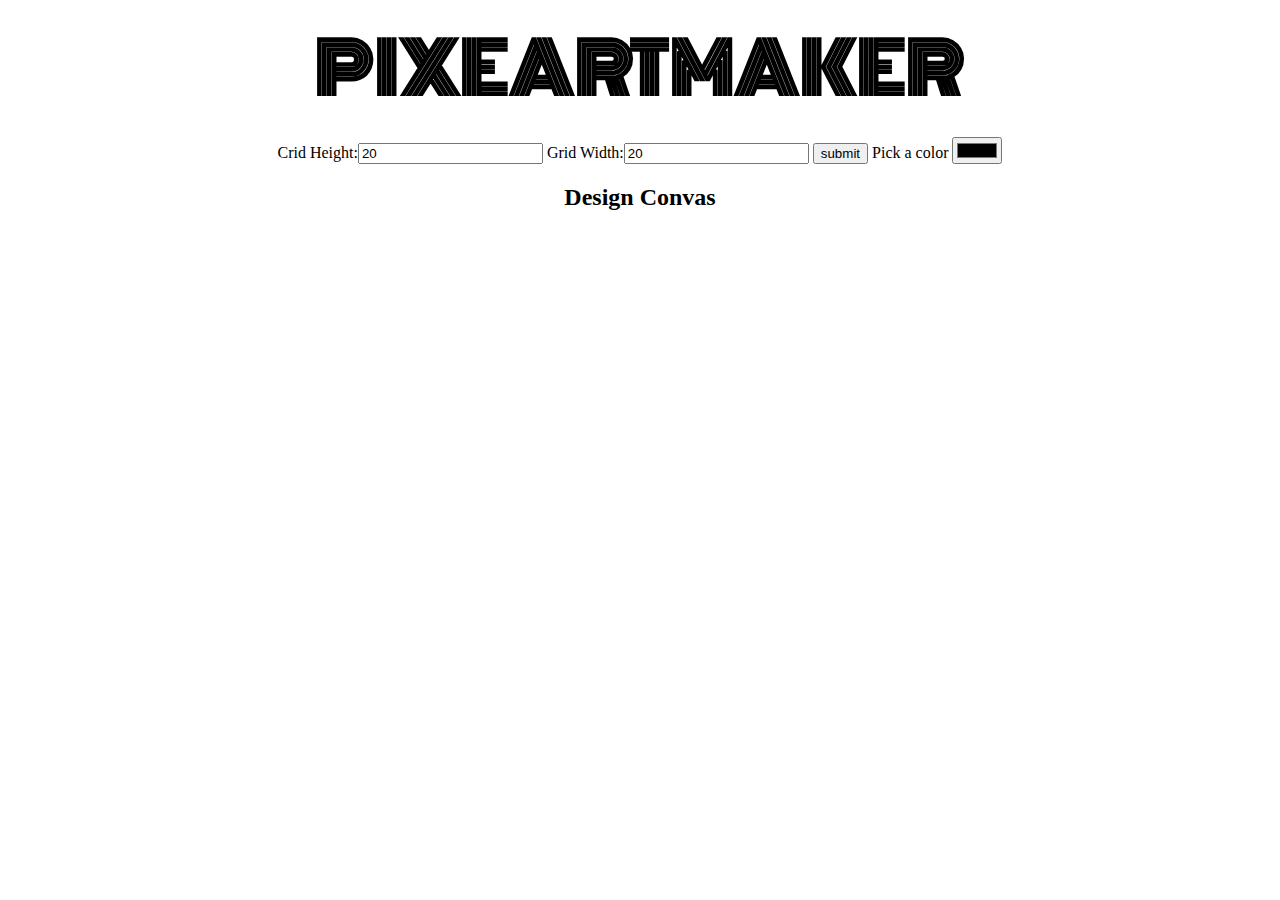
<file: 项目-像素艺术编辑器/index.html>
<!DOCTYPE html>
<html lang="en" dir="ltr">
  <head>
    <meta charset="utf-8">
    <title>pixelartmaker</title>
    <link rel="stylesheet" href="https://fonts.googleapis.com/css?family=Monoton">
    <link rel="stylesheet" href="css/app.css">
  </head>
  <body>
    <div class="container">
      <header>
        <h1>PIXEARTMAKER</h1>
      </header>
      <main>
        <div class="color_set_area">
          <form id="set_table">
           Crid Height:<input id="grid_height_input" type="text" name="hah" value="20">
           Grid Width:<input id="grid_width_input" type="text" name="haha" value="20">
           <button type="submit" name="button">submit</button>
           Pick a color <input id="color_inputer" type="color" name="" value="blue">
           </form>
        </div>
        <div class="make_pixel_area">
          <h2>Design Convas</h2>
        </div>
      </main>
    </div>
    <script type="text/javascript" src="js/app.js"></script>
  </body>
</html>
</file>
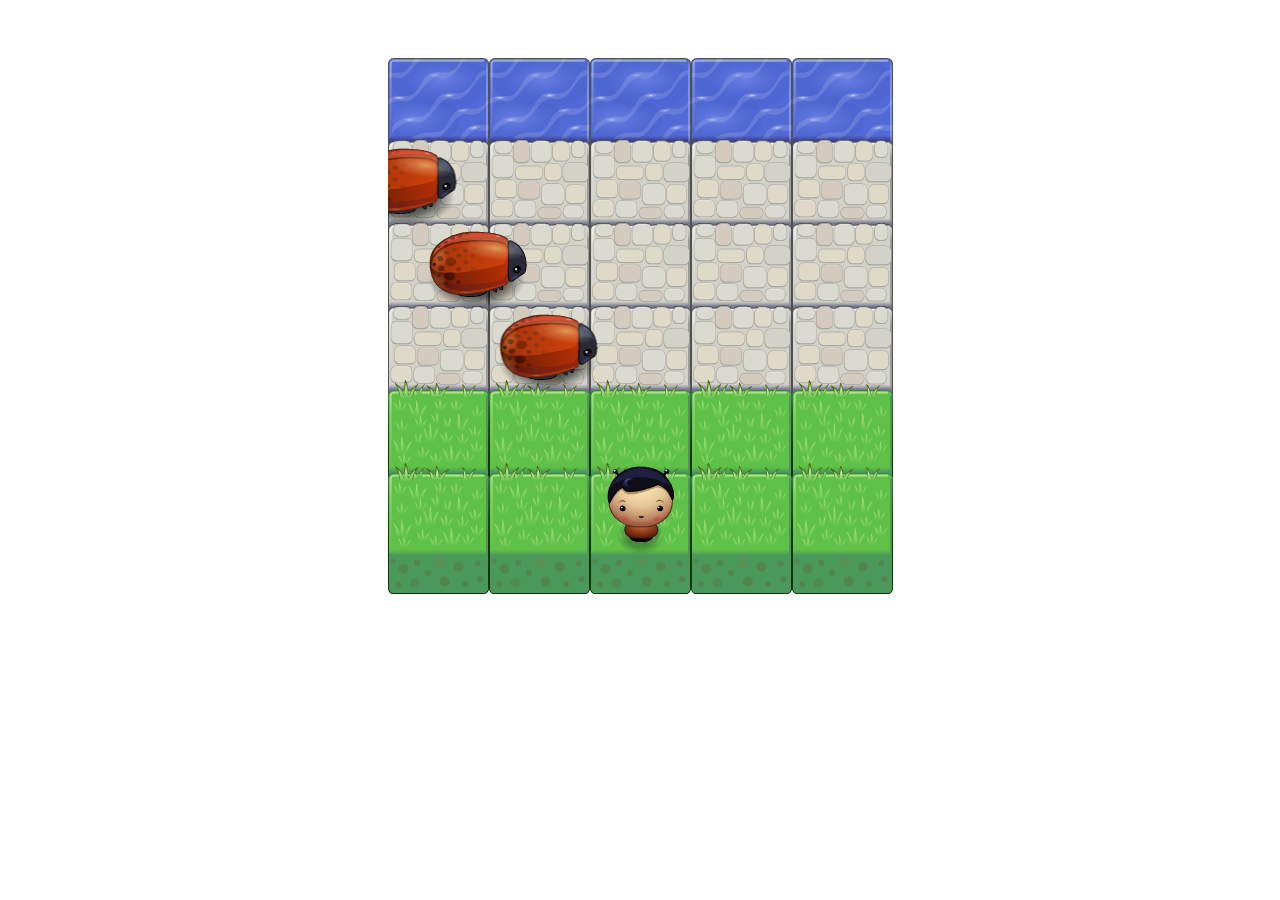
<file: 项目-经典街机游戏克隆/index.html>
<!DOCTYPE html>
<html>
<head>
    <meta charset="UTF-8">
    <title>Effective JavaScript: Frogger</title>
    <link rel="stylesheet" href="css/style.css">
</head>
<body>
    <script src="js/resources.js"></script>
    <script src="js/app.js"></script>
    <script src="js/engine.js"></script>
</body>
</html>
</file>
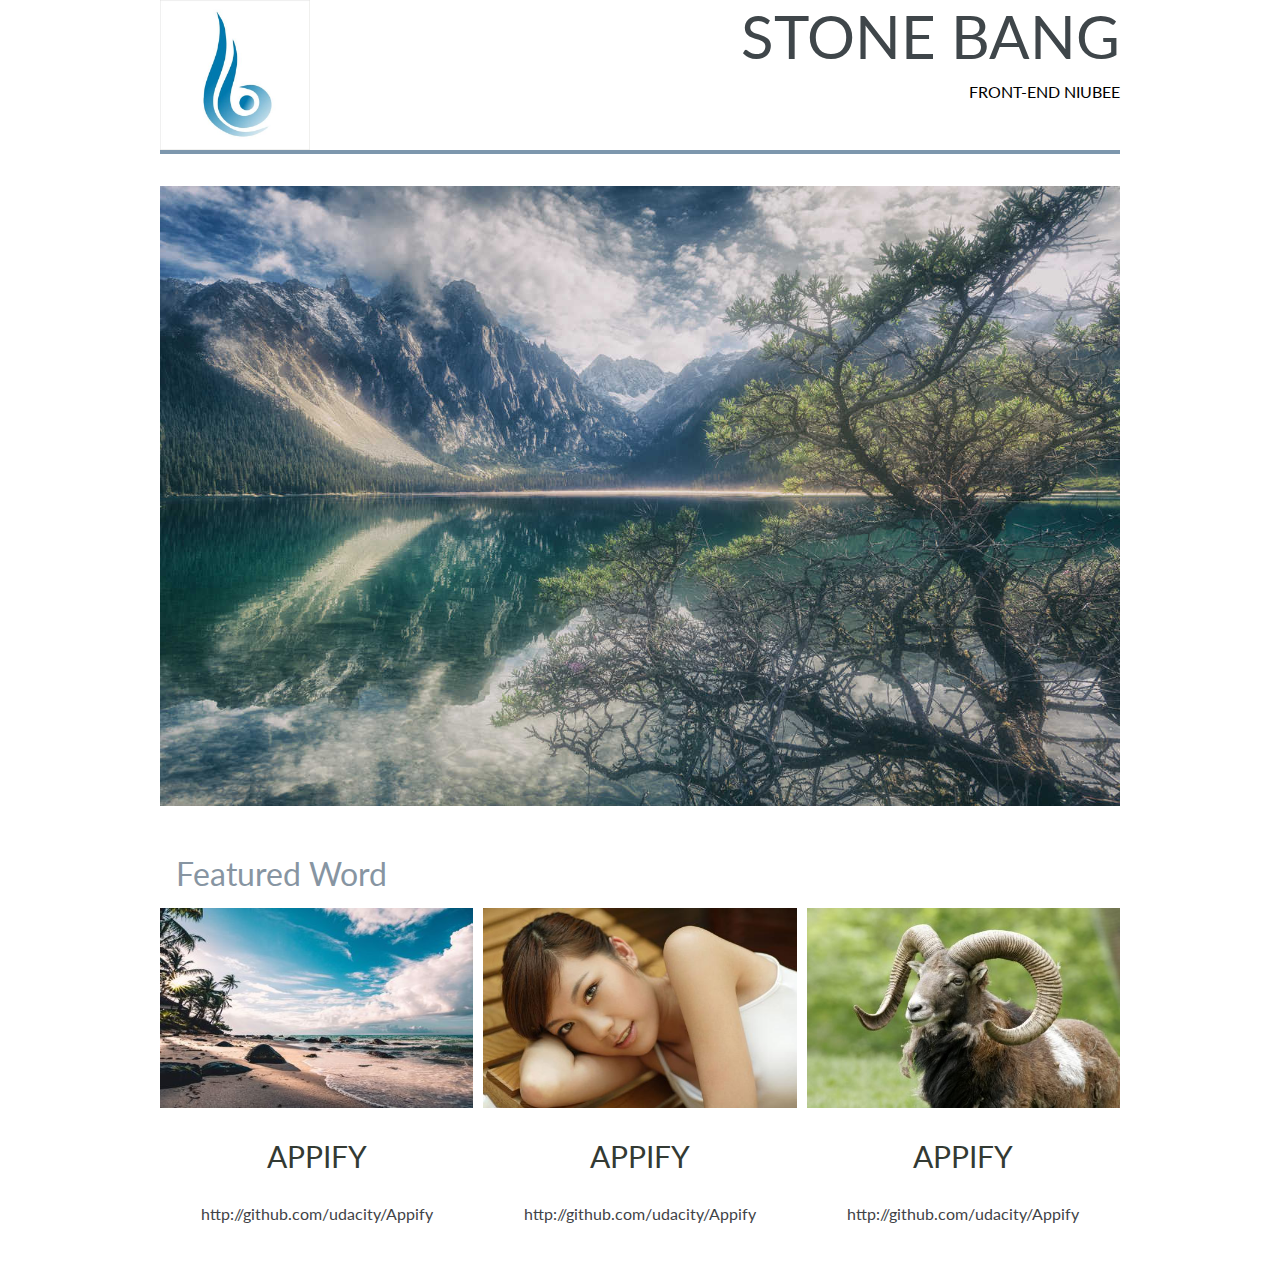
<file: 项目-编写你的作品集网页/index.html>
<!DOCTYPE html>
<html>
	<head>
		<title>作品集网页</title>
		<meta name="viewport" content="width=device-width,initial-scale=1.0">
		<link rel="stylesheet" href="css/main.css">
        <link href="https://fonts.googleapis.com/css?family=Lato" rel="stylesheet">
	</head>
	<body>
		<div class="main_container">
			<header class="header">
				<img src="./images/my_logo.jpeg" alt="my icon">
				<div class="nav_titles">
					<p class="nav_title_name">STONE BANG</p>
					<p class="nav_title_position">FRONT-END NIUBEE</p>
				</div>
			</header>
			<main class="main_content">
				<div class="main_img_container">
					<img src="./images/main_head_img.jpg" alt="my faverate work image">
				</div>
				<div class="all_work_container">
					<div class="all_work_title">Featured Word</div>
					<ul>
						<li class="work_item">
							<img src="./images/first_work_img.jpg" alt="">
							<p>APPIFY</p>
							<p><a href="#">http://github.com/udacity/Appify</a></p>
						</li>
						<li class="work_item">
							<img src="./images/second_work_img.jpg" alt="">
							<p>APPIFY</p>
							<p><a href="#">http://github.com/udacity/Appify</a></p>
						</li>
						<li class="work_item">
							<img src="./images/third_work_img.jpg" alt="">
							<p>APPIFY</p>
							<p><a href="#">http://github.com/udacity/Appify</a></p>
						</li>
					</ul>
				</div>
			</main>
		</div>
	</body>
</html>
</file>
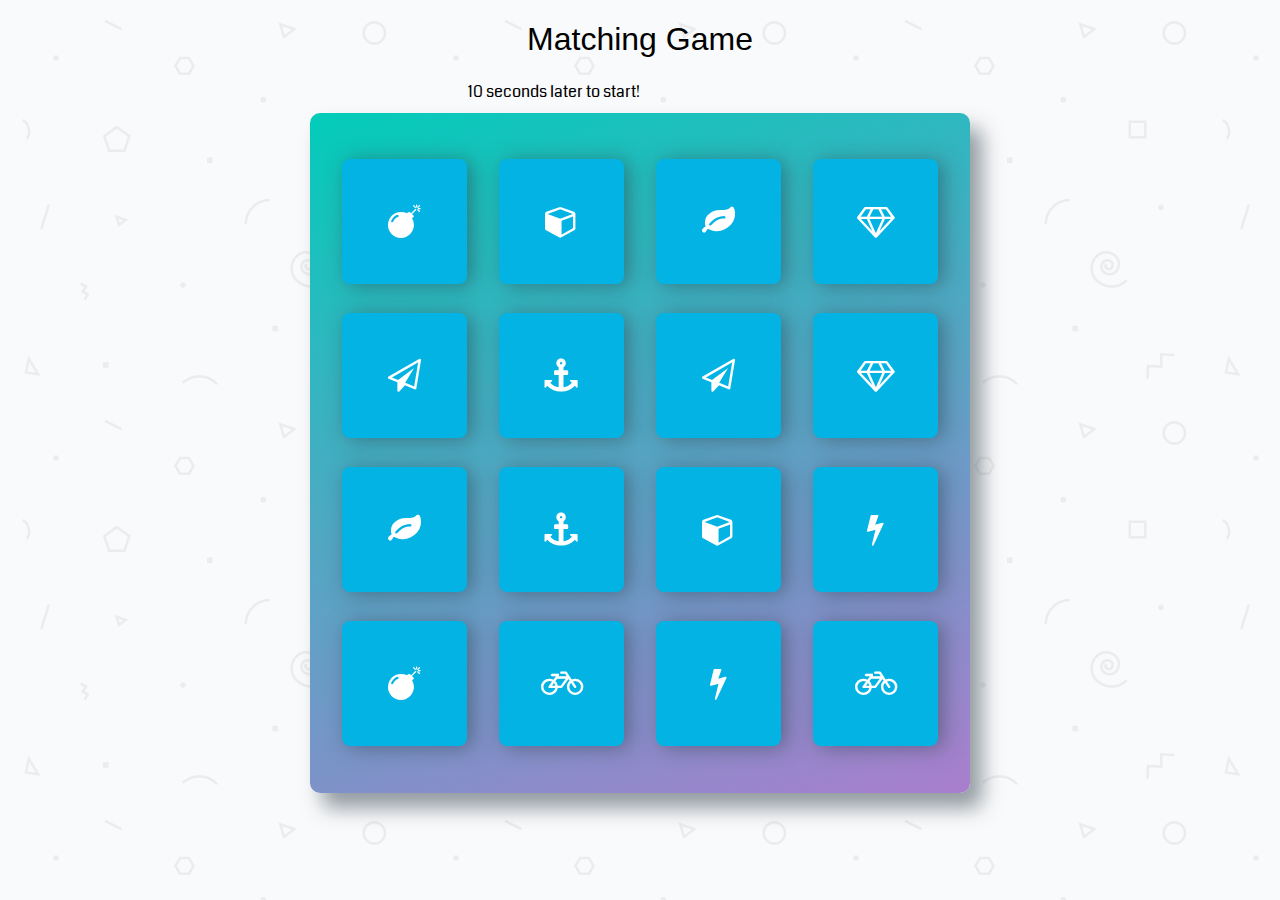
<file: 项目-记忆游戏/index.html>
<!doctype html>
<html lang="en">
<head>
    <meta charset="utf-8">
    <meta name="viewport" content="width=device-width,initial-scale=1.0,maximum-scale=1.0,user-scalable=no">
    <title>Matching Game</title>
    <meta name="description" content="">
    <link rel="stylesheet prefetch" href="https://maxcdn.bootstrapcdn.com/font-awesome/4.6.1/css/font-awesome.min.css">
    <link rel="stylesheet prefetch" href="https://fonts.googleapis.com/css?family=Coda">
    <link rel="stylesheet" href="css/app.css">
</head>
<body>
    <div class="win_page hidden_content">
        <img src="./img/symbol-check.png">
        <h1>Congratulations! You Win!</h1>
        <p class="win_store_data"></p>
        <p class="win_time_data"></p>
        <p>Woooooooooooooooooo!!!</p>
        <button onclick="playAagain()">Play again!</button>
    </div>
    <div class="container show_content">
        <header>
            <h1>Matching Game</h1>
        </header>

        <section class="score-panel">
            <ul class="stars">
                <li><i class="fa fa-star"></i></li>
                <li><i class="fa fa-star"></i></li>
                <li><i class="fa fa-star"></i></li>
            </ul>

            <span class="moves">3</span> Moves

            <div class="restart">
                <i class="fa fa-repeat"></i>
            </div>
        </section>

        <ul class="deck">

        </ul>
    </div>

    <script src="js/app.js"></script>
</body>
</html>
</file>
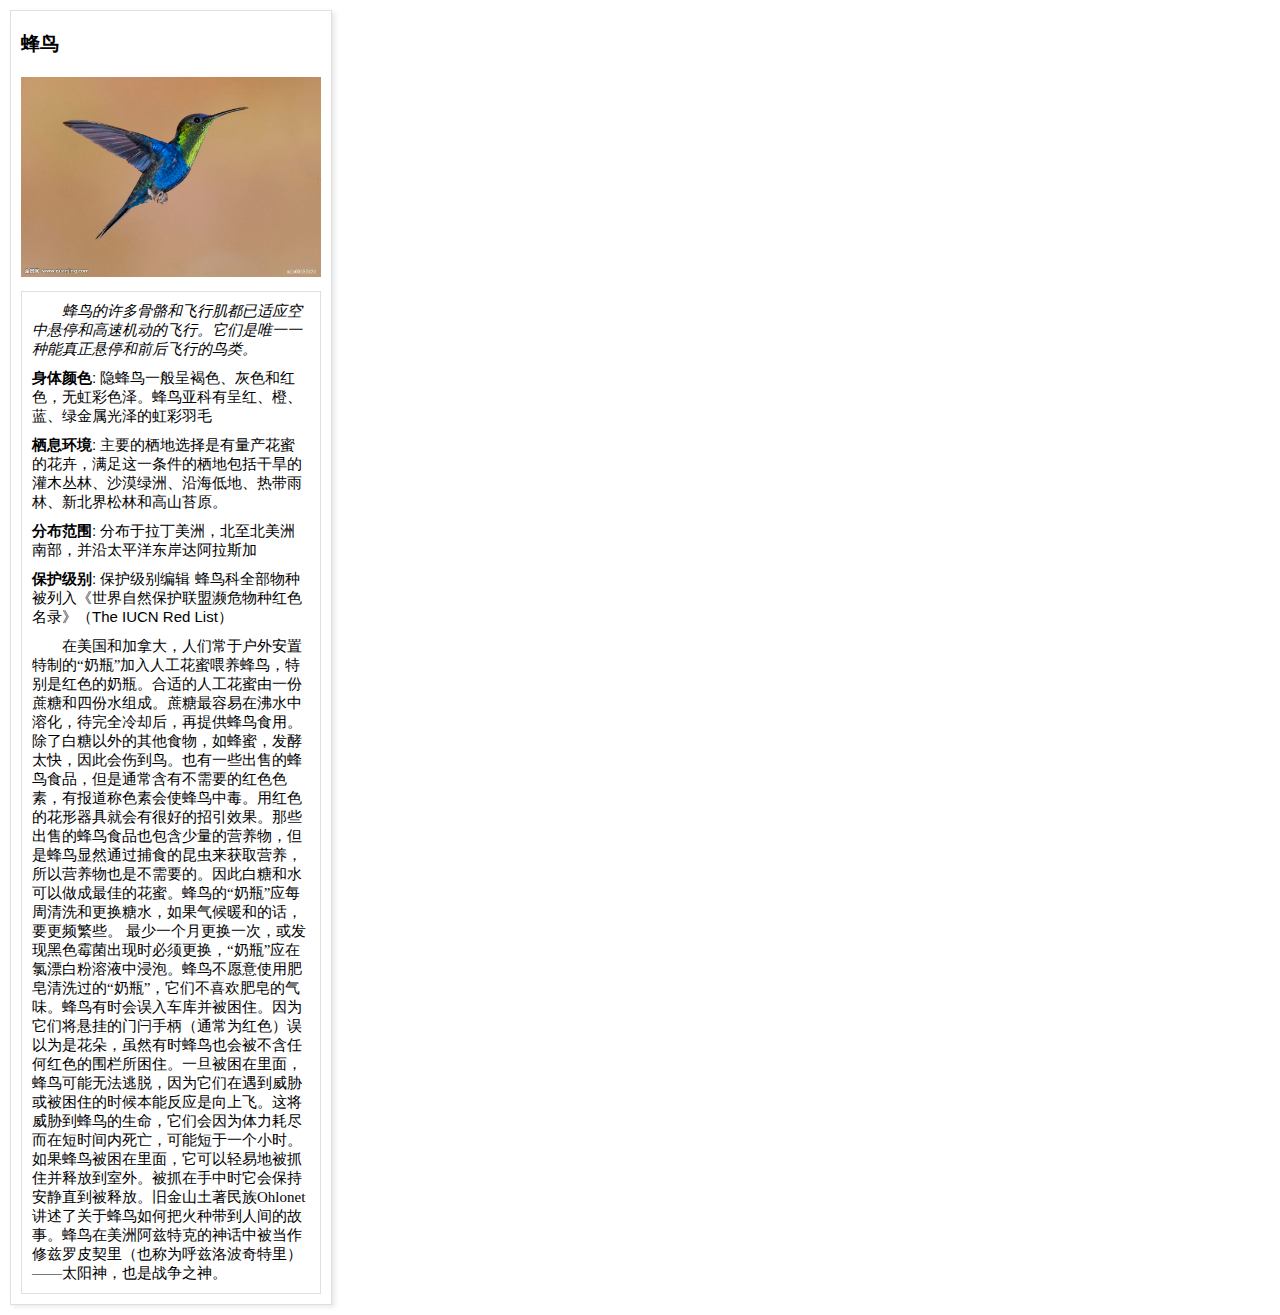
<file: 项目-动物交换卡/card.html>
<!DOCTYPE html>
<html>
<head>
	<meta charset="utf-8">
	<link rel="stylesheet" href="styles.css">
	<title>动物交换卡</title>
</head>
<body>
	<div class="animal-card">
		<!-- 在下面输入你最喜欢的动物（或者其他...）的名字 -->
		<h3 class="card-title">蜂鸟</h3>
		<!-- 在下面输入你最喜欢的动物的图片 -->
		<img class="card-image" src="蜂鸟.jpg" alt="name-of-your-animal">
		<div class="animal-des">
			<!-- 在下面输入你最喜欢的动物的一些趣味小知识 -->
			<p class="interesting-tap">蜂鸟的许多骨骼和飞行肌都已适应空中悬停和高速机动的飞行。它们是唯一一种能真正悬停和前后飞行的鸟类。</p>
			<ul class="tag-list">
				<!-- 在下面输入你最喜欢的动物的信息列表 -->
				<li><span class="des-tag">身体颜色</span>: 隐蜂鸟一般呈褐色、灰色和红色，无虹彩色泽。蜂鸟亚科有呈红、橙、蓝、绿金属光泽的虹彩羽毛</li>
				<li><span class="des-tag">栖息环境</span>: 主要的栖地选择是有量产花蜜的花卉，满足这一条件的栖地包括干旱的灌木丛林、沙漠绿洲、沿海低地、热带雨林、新北界松林和高山苔原。</li>
				<li><span class="des-tag">分布范围</span>: 分布于拉丁美洲，北至北美洲南部，并沿太平洋东岸达阿拉斯加</li>
				<li><span class="des-tag">保护级别</span>: 保护级别编辑
蜂鸟科全部物种被列入《世界自然保护联盟濒危物种红色名录》（The IUCN Red List）</li>
			</ul>
			<!-- 在下面输入你最喜欢的动物的具体描述 -->
			<p class="des-content">在美国和加拿大，人们常于户外安置特制的“奶瓶”加入人工花蜜喂养蜂鸟，特别是红色的奶瓶。合适的人工花蜜由一份蔗糖和四份水组成。蔗糖最容易在沸水中溶化，待完全冷却后，再提供蜂鸟食用。 除了白糖以外的其他食物，如蜂蜜，发酵太快，因此会伤到鸟。也有一些出售的蜂鸟食品，但是通常含有不需要的红色色素，有报道称色素会使蜂鸟中毒。用红色的花形器具就会有很好的招引效果。那些出售的蜂鸟食品也包含少量的营养物，但是蜂鸟显然通过捕食的昆虫来获取营养，所以营养物也是不需要的。因此白糖和水可以做成最佳的花蜜。蜂鸟的“奶瓶”应每周清洗和更换糖水，如果气候暖和的话，要更频繁些。 最少一个月更换一次，或发现黑色霉菌出现时必须更换，“奶瓶”应在氯漂白粉溶液中浸泡。蜂鸟不愿意使用肥皂清洗过的“奶瓶”，它们不喜欢肥皂的气味。蜂鸟有时会误入车库并被困住。因为它们将悬挂的门闩手柄（通常为红色）误以为是花朵，虽然有时蜂鸟也会被不含任何红色的围栏所困住。一旦被困在里面，蜂鸟可能无法逃脱，因为它们在遇到威胁或被困住的时候本能反应是向上飞。这将威胁到蜂鸟的生命，它们会因为体力耗尽而在短时间内死亡，可能短于一个小时。如果蜂鸟被困在里面，它可以轻易地被抓住并释放到室外。被抓在手中时它会保持安静直到被释放。旧金山土著民族Ohlonet讲述了关于蜂鸟如何把火种带到人间的故事。蜂鸟在美洲阿兹特克的神话中被当作修兹罗皮契里（也称为呼兹洛波奇特里）——太阳神，也是战争之神。</p>
		</div>
	</div>
</body>
</html>
</file>
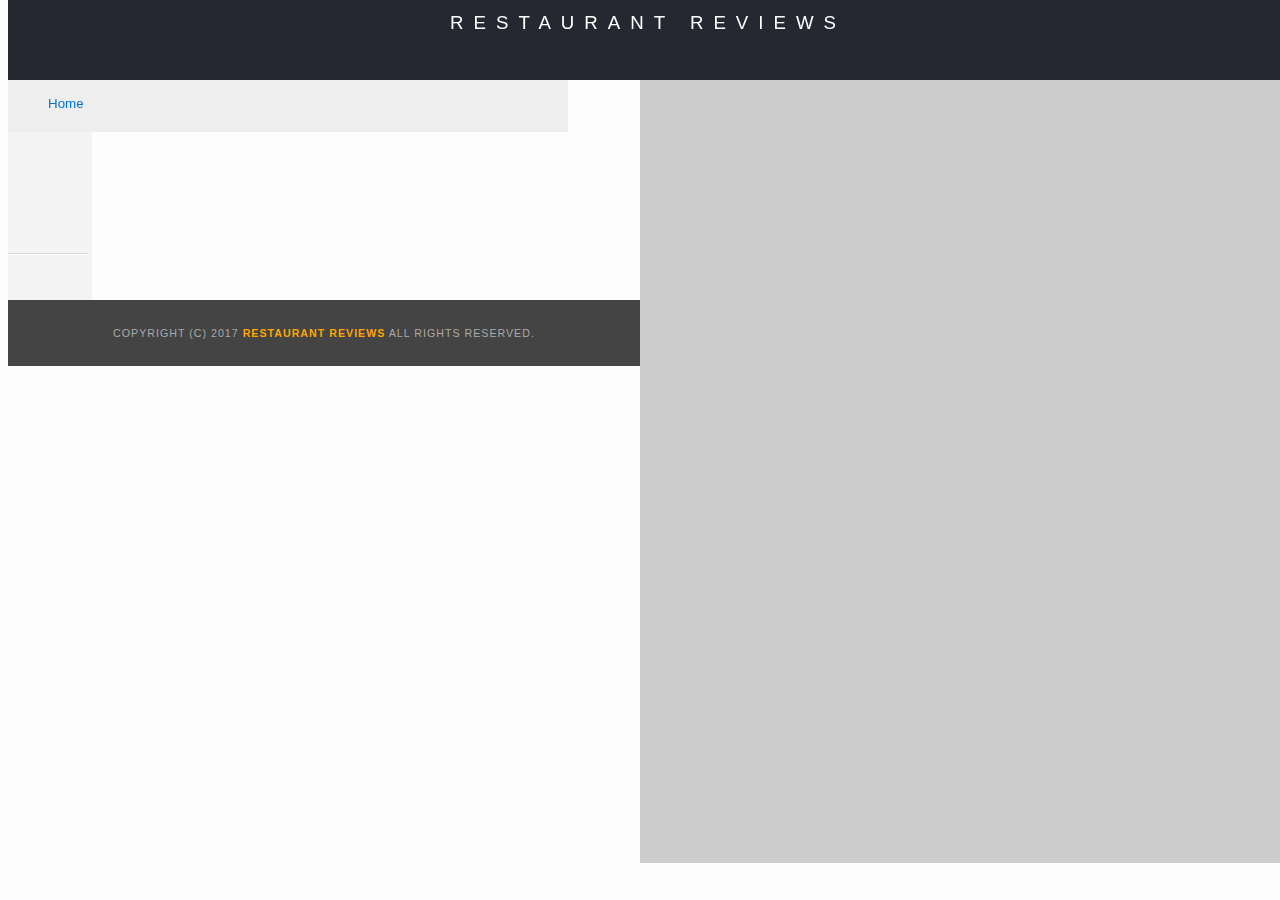
<file: 项目-餐厅点评APP/restaurant.html>
<!DOCTYPE html>
<html>

<head>
  <!-- Normalize.css for better cross-browser consistency -->
  <link rel="stylesheet" src="//normalize-css.googlecode.com/svn/trunk/normalize.css" />
  <!-- Main CSS file -->
  <link rel="stylesheet" href="css/styles.css" type="text/css">
  <link rel="stylesheet" href="https://unpkg.com/leaflet@1.3.1/dist/leaflet.css" integrity="sha512-Rksm5RenBEKSKFjgI3a41vrjkw4EVPlJ3+OiI65vTjIdo9brlAacEuKOiQ5OFh7cOI1bkDwLqdLw3Zg0cRJAAQ==" crossorigin=""/>
  <title>Restaurant Info</title>
</head>

<body class="inside">
  <!-- Beginning header -->
  <header>
    <!-- Beginning nav -->
    <nav>
      <h1><a href="/">Restaurant Reviews</a></h1>
    </nav>
    <!-- Beginning breadcrumb -->
    <ul id="breadcrumb" >
      <li><a href="/">Home</a></li>
    </ul>
    <!-- End breadcrumb -->
    <!-- End nav -->
  </header>
  <!-- End header -->

  <!-- Beginning main -->
  <main id="maincontent">
    <!-- Beginning map -->
    <section id="map-container">
      <div id="map"></div>
    </section>
    <!-- End map -->
    <!-- Beginning restaurant -->
    <section id="restaurant-container">
      <h1 id="restaurant-name"></h1>
      <img id="restaurant-img">
      <p id="restaurant-cuisine"></p>
      <p id="restaurant-address"></p>
      <table id="restaurant-hours"></table>
    </section>
    <!-- end restaurant -->
    <!-- Beginning reviews -->
    <section id="reviews-container">
      <ul id="reviews-list"></ul>
    </section>
    <!-- End reviews -->
  </main>
  <!-- End main -->

  <!-- Beginning footer -->
  <footer id="footer">
    Copyright (c) 2017 <a href="/"><strong>Restaurant Reviews</strong></a> All Rights Reserved.
  </footer>
  <!-- End footer -->
  <script src="https://unpkg.com/leaflet@1.3.1/dist/leaflet.js" integrity="sha512-/Nsx9X4HebavoBvEBuyp3I7od5tA0UzAxs+j83KgC8PU0kgB4XiK4Lfe4y4cgBtaRJQEIFCW+oC506aPT2L1zw==" crossorigin=""></script>
  <!-- Beginning scripts -->
  <!-- Database helpers -->
  <script type="text/javascript" src="js/dbhelper.js"></script>
  <!-- Main javascript file -->
  <script type="text/javascript" src="js/restaurant_info.js"></script>
  <!-- Google Maps -->
 <!--  <script async defer src="https://maps.googleapis.com/maps/api/js?key=AIzaSyA_tKbW6A5pQ-eupxI56myUnHLqYCzOjKo&libraries=places&callback=initMap"></script> -->
  <!-- End scripts -->

</body>

</html>
</file>
<file: 项目-像素艺术编辑器/css/app.css>
body {
    text-align: center;
}

h1 {
    font-family: Monoton;
    font-size: 70px;
    margin: 0.2em;
}
table,
tr,
td {
    border: 1px solid black;
}

table {
    border-collapse: collapse;
    margin: 0 auto;
}

tr {
    height: 20px;
}

td {
    width: 20px;
}










ab {
  width:auto;
}
</file>
<file: 项目-经典街机游戏克隆/css/style.css>
body {
    text-align: center;
}
</file>
<file: 项目-编写你的作品集网页/css/main.css>
* {
    -webkit-box-sizing: border-box;
    -moz-box-sizing: border-box;
    -ms-box-sizing: border-box;
    box-sizing: border-box;
    margin: 0;
    padding: 0;
    font-family: 'Lato', sans-serif;
}
.main_container{
	max-width: 960px;
	width: calc(100% - 10px);
	margin-right: auto;
	margin-left: auto;
}
.header {
	width: 100%;
	display: flex;
	align-items: center;
	justify-content: space-between;
	border-bottom: 4px solid #7d97ad;
}
.header img {
	width: 150px;
	height: 150px;
}
.nav_titles {
	height: 150px;
	display: flex;
	flex-flow: column nowrap;
	align-items: flex-end;
	justify-content: flex-start;
}
.nav_titles p:first-child{
	font-size: 60px;
    color: #3f464a;
	margin: 0;
}
.nav_titles p:nth-child(2){
	margin-top: 10px;
}

.main_img_container{
	margin-top: 2em;
}
.main_img_container>img{
	width: 100%;
	min-width: 400px;
}

ul {
	list-style: none;
	display: flex;
	flex-wrap: wrap;
	justify-content: center;
	width: 100%;
    margin-bottom: 2em;
}
.all_work_title{
	margin: 45px 0 15px 0;
	padding-left: 0.5em;
    color: #8795A2;
    font-size: 2em;
}
.work_item img{
	width: 100%;
	height: 200px;
}
.work_item p:first-of-type{
    margin: 1em 0;
    color: #333a33;
    font-size: 30px;
}
.work_item p:last-of-type{
    margin: 0 0 1em 0;
}
.work_item{
	display: flex;
	flex-direction: column;
	align-items: center;
	justify-content: center;
	width: calc((100% - 20px) / 3);
	margin-right: 10px;
}
.work_item:last-child{
	margin-right: 0;
}
.work_item a{
    text-decoration: none;
    color: #3f4347;
}
.work_item a:hover {
    text-decoration: underline;
    color: blue;
}

@media screen and (max-width: 900px) {
	.work_item{
		width: calc((100% - 10px) / 2);
		margin-left: 10px;
		margin-right: 0;
	}
	.work_item:first-child{
		margin-left: 0;
	}
}
@media screen and (max-width: 690px){
	.work_item {
		width: 100%;
        margin-right: 10px;
        margin-left: 10px;
	}
    .work_item img {
        height: 300px;
    }
}
@media screen and (max-width: 620px){
    .header {
        flex-direction: column;
        align-items: flex-start;
    }
    .nav_titles{
        order: -1;
        align-items: flex-start;
    }
}
</file>
<file: 项目-记忆游戏/css/app.css>
html {
    box-sizing: border-box;
}

*,
*::before,
*::after {
    box-sizing: inherit;
}

html,
body {
    width: 100%;
    height: 100%;
    margin: 0;
    padding: 0;
}

body {
    background: #ffffff url('../img/geometry2.png'); /* Background pattern from Subtle Patterns */
    font-family: 'Coda', cursive;
}

.show_content {
    display: flex;
}
.hidden_content {
    display: none;
}


.container {
    justify-content: center;
    align-items: center;
    flex-direction: column;
}

.win_page {
    align-items: center;
    flex-direction: column;
}

.win_page button {
    width: 120px;
    min-height: 48px;
    color: #fff;
    font-size: 20px;
    font-weight: bold;
    background: #55bdb1;
}

h1 {
    font-family: 'Open Sans', sans-serif;
    font-weight: 300;
    text-align: center;
}




/*
 * Styles for the deck of cards
 */

.deck {
    width: 660px;
    min-height: 680px;
    background: linear-gradient(160deg, #02ccba 0%, #aa7ecd 100%);
    padding: 32px;
    border-radius: 10px;
    box-shadow: 12px 15px 20px 0 rgba(46, 61, 73, 0.5);
    display: flex;
    flex-wrap: wrap;
    justify-content: space-between;
    align-items: center;
    margin: 0 0 3em;
}

.deck .card {
    height: 125px;
    width: 125px;
    background: #2e3d49;
    font-size: 0;
    color: #ffffff;
    border-radius: 8px;
    cursor: pointer;
    display: flex;
    justify-content: center;
    align-items: center;
    box-shadow: 5px 2px 20px 0 rgba(46, 61, 73, 0.5);
}

.deck .card.open {
    transform: rotateY(0);
    background: #02b3e4;
    cursor: default;
}

.deck .card.error{
    font-size:33px;
    background: orange;
}

.deck .card.show {
    font-size: 33px;
}

.deck .card.match {
    cursor: default;
    background: #02ccba;
    font-size: 33px;
}

/*
 * Styles for the Score Panel
 */

.score-panel {
    text-align: left;
    width: 345px;
    margin-bottom: 10px;
}

.score-panel .stars {
    margin: 0;
    padding: 0;
    display: inline-block;
    margin: 0 5px 0 0;
}

.score-panel .stars li {
    list-style: none;
    display: inline-block;
}

.score-panel .restart {
    float: right;
    cursor: pointer;
}
.score-panel .times {
    margin-left: 2em;
}

@media screen and (max-width:600px){
    .deck {
        width: 100vw;
        min-height: auto;
        background: linear-gradient(160deg, #02ccba 0%, #aa7ecd 100%);
        padding: 32px;
        border-radius: 10px;
        box-shadow: 12px 15px 20px 0 rgba(46, 61, 73, 0.5);
        display: flex;
        flex-wrap: wrap;
        justify-content: space-between;
        align-items: center;
        margin: 0 0 3em;
    }

    .deck .card {
        height: calc((100vw - 10vw * 3)/4);
        width: calc((100vw - 10vw * 3)/4);
        background: #2e3d49;
        margin-bottom: 10vw;
        font-size: 0;
        color: #ffffff;
        border-radius: 8px;
        cursor: pointer;
        display: flex;
        justify-content: center;
        align-items: center;
        box-shadow: 5px 2px 20px 0 rgba(46, 61, 73, 0.5);
    }
}
</file>
<file: 项目-动物交换卡/styles.css>
/* 添加 CSS */
* {
  margin: 0;
  padding: 0;
}
ul {
  list-style-type: none;
}
li {
  font-family: arial,tahoma,'Microsoft Yahei',sans-serif;
  margin: 10px;
}
p {
  margin: 10px;
}
.card-title {
  padding: 20px 10px;
}
.animal-card {
  margin: 10px;
  width: 320px;
  height: 30%;
  border: 1px solid #dfdfdf;
  box-shadow: 3px 2px 5px #e9e9e9;
}
.card-image {
  width: 300px;
  height: 200px;
  padding: 0 10px;
}
.des-tag {
  font-weight: bold;
}
.animal-des {
  border: 1px solid #dfdfdf;
  margin: 10px;
}
.interesting-tap {
  font-style: italic;
  font-size: 15px;
}
.des-content {
  font-size: 15px;
}
.tag-list li{
  font-size: 15px;
}
.interesting-tap,.des-content {
  text-indent: 2em;
}
</file>
<file: 项目-餐厅点评APP/css/styles.css>
@charset "utf-8";
/* CSS Document */





* {
  -webkit-box-sizing: border-box;
  -moz-box-sizing:border-box;
  box-sizing: border-box;
}

body,td,th,p{
	font-family: Arial, Helvetica, sans-serif;
	font-size: 10pt;
	color: #333;
	line-height: 1.5;
}
body {
	background-color: #fdfdfd;
	position:relative;
}
ul, li {
	font-family: Arial, Helvetica, sans-serif;
	font-size: 10pt;
	color: #333;
}
a {
	color: orange;
	text-decoration: none;
}
a:hover, a:focus {
	color: #3397db;
	text-decoration: none;
}
a img{
	border: none 0px #fff;
}
h1, h2, h3, h4, h5, h6 {
  font-family: Arial, Helvetica, sans-serif;
  margin: 0 0 20px;
}
article, aside, canvas, details, figcaption, figure, footer, header, hgroup, menu, nav, section {
	display: block;
}
#maincontent {
  background-color: #f3f3f3;
  min-height: 100%;
}
#footer {
  background-color: #444;
  color: #aaa;
  font-size: 8pt;
  letter-spacing: 1px;
  padding: 25px;
  text-align: center;
  text-transform: uppercase;
}
/* ====================== Navigation ====================== */
nav {
  width: 100%;
  height: 80px;
  background-color: #252831;
  text-align:center;
}
nav h1 {
  margin: auto;
}
nav h1 a {
  color: #fff;
  font-size: 14pt;
  font-weight: 200;
  letter-spacing: 10px;
  text-transform: uppercase;
  min-width: 48px;
  min-height: 48px;
}
#breadcrumb {
    padding: 10px 40px 16px;
    list-style: none;
    background-color: #eee;
    font-size: 17px;
    margin: 0;
}


.inside {
  display: flex;
  flex-wrap: wrap;
}
/* Display list items side by side */
#breadcrumb li {
    display: inline;
}

/* Add a slash symbol (/) before/behind each list item */
#breadcrumb li+li:before {
    padding: 8px;
    color: black;
    content: "/\00a0";
}

/* Add a color to all links inside the list */
#breadcrumb li a {
    color: #0275d8;
    text-decoration: none;
}

/* Add a color on mouse-over */
#breadcrumb li a:hover {
    color: #01447e;
    text-decoration: underline;
}
/* ====================== Map ====================== */
#map {
  height: 400px;
  width: 100%;
  background-color: #ccc;
}
/* ====================== Restaurant Filtering ====================== */
.filter-options {
  width: 100%;
  background-color: #3397DB;
  align-items: center;
}
.filter-options h2 {
  color: white;
  font-size: 1rem;
  font-weight: normal;
  line-height: 1;
  margin: 10px 20px 0 20px;
  padding: 10px 0
}
.filter-options select {
  background-color: white;
  border: 1px solid #fff;
  font-family: Arial,sans-serif;
  font-size: 11pt;
  height: 35px;
  letter-spacing: 0;
  margin: 10px;
  padding: 0 10px;
  width: 200px;
}

/* ====================== Restaurant Listing ====================== */
#restaurants-list {
  background-color: #f3f3f3;
  list-style: outside none none;
  margin: 0;
  padding: 30px 15px 60px;
  text-align: center;
  display: flex;
  flex-wrap: wrap;
}
#restaurants-list li {
  background-color: #fff;
  border: 2px solid #ccc;
  font-family: Arial,sans-serif;
  margin: 15px;
  min-height: 380px;
  padding: 0 30px 25px;
  text-align: left;
}
#restaurants-list .restaurant-img {
  background-color: #ccc;
  display: block;
  margin: 0;
  max-width: 100%;
  min-width: 100%;
}
#restaurants-list li h1 {
  color: #f18200;
  font-family: Arial,sans-serif;
  font-size: 14pt;
  font-weight: 200;
  letter-spacing: 0;
  line-height: 1.3;
  margin: 20px 0 10px;
  text-transform: uppercase;
}
#restaurants-list p {
  margin: 0;
  font-size: 11pt;
}
#restaurants-list li a {
  background-color: orange;
  border-bottom: 3px solid #eee;
  color: #fff;
  display: inline-block;
  font-size: 10pt;
  margin: 15px 0 0;
  padding: 8px 30px 10px;
  text-align: center;
  text-decoration: none;
  text-transform: uppercase;
}

/* ====================== Restaurant Details ====================== */
.inside header {
  position: fixed;
  top: 0;
  width: 100%;
  z-index: 1000;
}
.inside #map-container {
  background: blue none repeat scroll 0 0;
  height: 87%;
  position: fixed;
  right: 0;
  top: 80px;
  width: 50%;
}
.inside #map {
  background-color: #ccc;
  height: 100%;
  width: 100%;
}
.inside #footer {
  bottom: 0;
  position: absolute;
  width: 50%;
}
#restaurant-name {
  color: #f18200;
  font-family: Arial,sans-serif;
  font-size: 20pt;
  font-weight: 200;
  letter-spacing: 0;
  margin: 15px 0 30px;
  text-transform: uppercase;
  line-height: 1.1;
}
#restaurant-img {
	width: 90%;
}
#restaurant-address {
  font-size: 12pt;
  margin: 10px 0px;
}
#restaurant-cuisine {
  background-color: #333;
  color: #ddd;
  font-size: 12pt;
  font-weight: 300;
  letter-spacing: 10px;
  margin: 0 0 20px;
  padding: 2px 0;
  text-align: center;
  text-transform: uppercase;
	width: 90%;
}
#restaurant-container, #reviews-container {
  border-bottom: 1px solid #d9d9d9;
  border-top: 1px solid #fff;
  padding: 140px 40px 30px;
  width: 50%;
}
#reviews-container {
  padding: 30px 40px 80px;
}
#reviews-container h2 {
  color: #f58500;
  font-size: 24pt;
  font-weight: 300;
  letter-spacing: -1px;
  padding-bottom: 1pt;
}
#reviews-list {
  margin: 0;
  padding: 0;
}
#reviews-list li {
  background-color: #fff;
    border: 2px solid #f3f3f3;
  display: block;
  list-style-type: none;
  margin: 0 0 30px;
  overflow: hidden;
  padding: 0 20px 20px;
  position: relative;
  width: 85%;
}
#reviews-list li p {
  margin: 0 0 10px;
}
#restaurant-hours td {
  color: #666;
}

@media screen and (max-width: 640px) {
  #restaurants-list li {
    width: 100%;
  }
  .inside {
    display: flex;
    flex-wrap: wrap;
  }
  .inside main,header{
    width: 100%;
  }
  .inside #footer {
    width: 100%;
  }
  .inside main {
    display: flex;
    flex-wrap: wrap;
  }
  #breadcrumb {
    width: 100%;
  }
  #restaurant-container {
    width: 100%;
  }
  .inside #reviews-container{
    width: 100%;
  }
  .inside #map-container{
    width: 100%;
    height: 400px;
    position: static;
  }
}


@media screen and (min-width:641px) {
  #restaurants-list li {
    width: calc((100% - 60px)/2);
  }
  #breadcrumb {
    width: calc(50% - 80px);
  }
}

@media screen and (min-width:1000px) {
  #restaurants-list li {
    width: calc((100% - 90px)/3);
  }
  #breadcrumb {
    width: calc(50% - 80px);
  }
}

@media screen and (min-width:1200px) {
  #restaurants-list li {
    width: calc((100% - 120px)/4);
  }
  #breadcrumb {
    width: calc(50% - 80px);
  }
}
</file>
